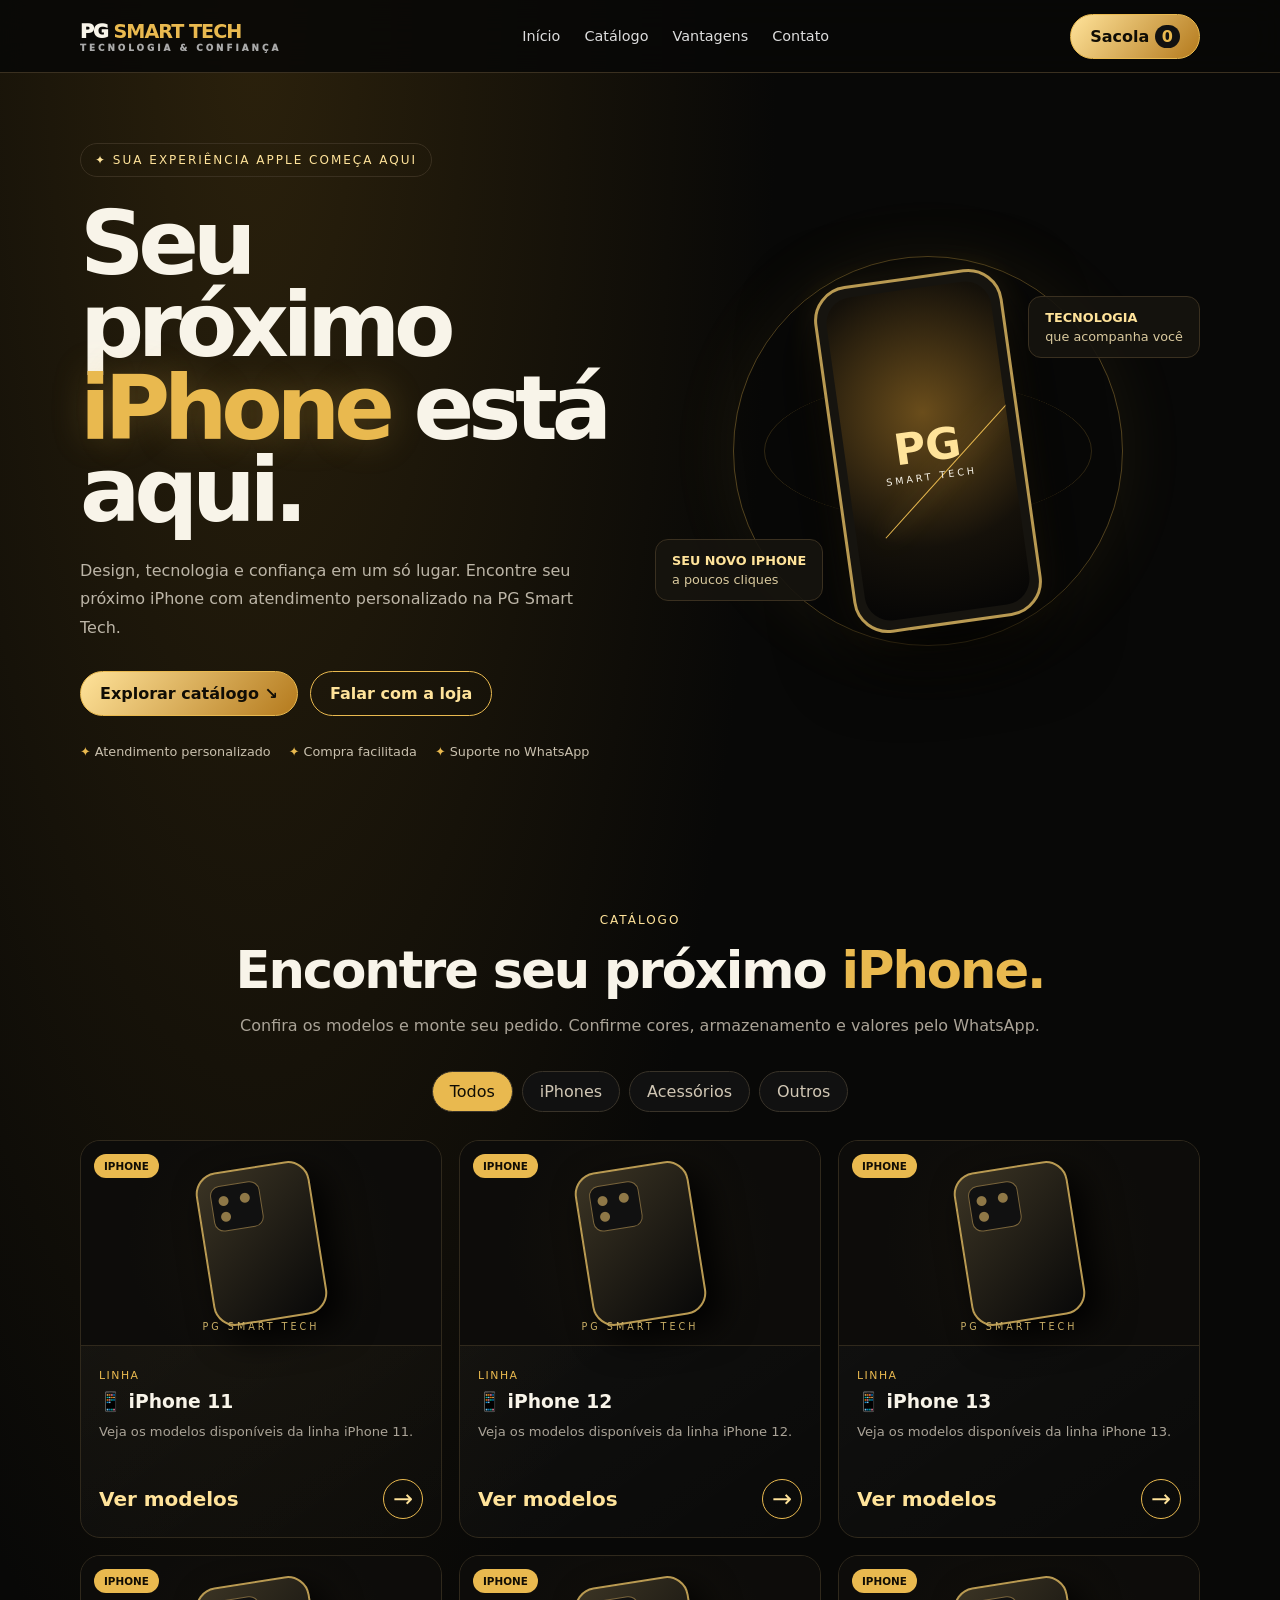
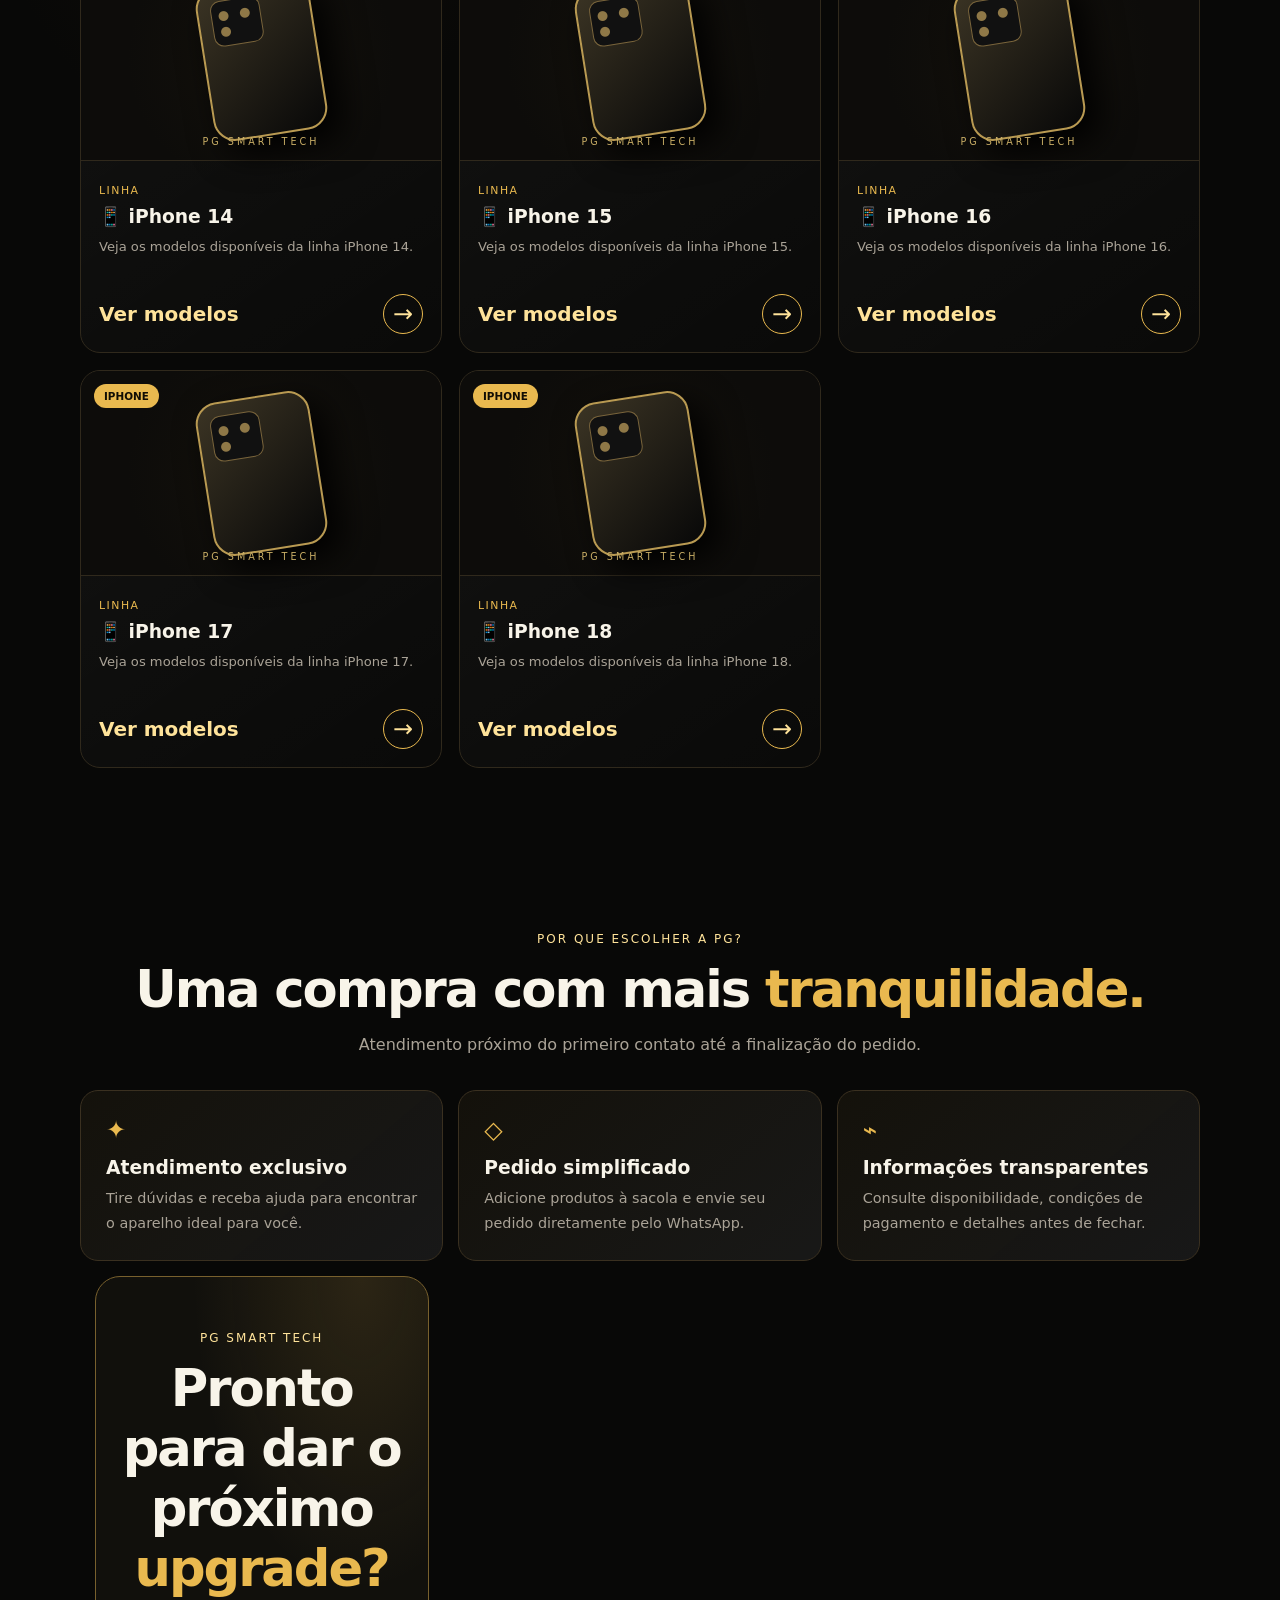
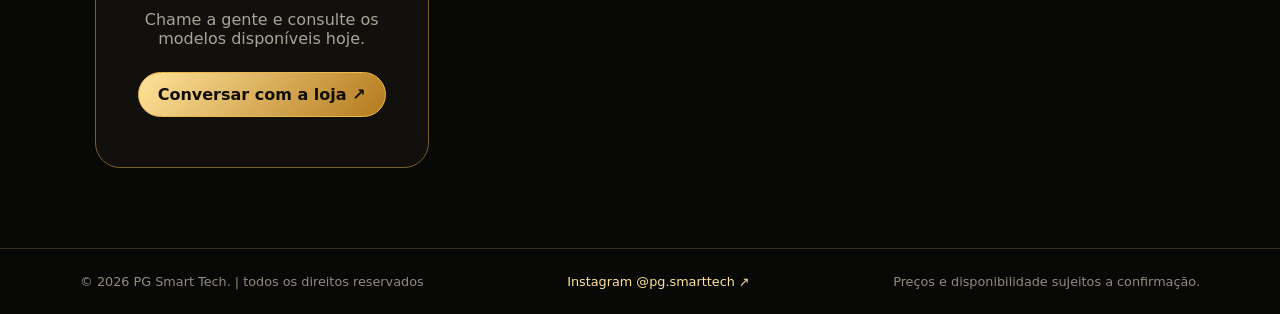
<file: index.html>
<!DOCTYPE html>
<html lang="pt-BR">
<head>
<meta charset="UTF-8">
<meta name="viewport" content="width=device-width,initial-scale=1">
<meta name="theme-color" content="#080808">
<meta name="description" content="Seu próximo iPhone está aqui. Design, tecnologia e confiança em um só lugar. Encontre seu próximo iPhone com atendimento personalizado na PG Smart Tech.">
<link rel="icon" href="favicon.png" type="image/png">
<link rel="stylesheet" href="styles.css">
<title>PG Smart Tech | Seu próximo iPhone</title>

</head>
<body>
    <header>

            <div class="wrap nav">
            <a class="brand" href="#inicio">PG <b>SMART TECH</b><small>TECNOLOGIA & CONFIANÇA</small>
            </a>
        <nav class="links"><a href="#inicio">Início</a>
            <a href="#catalogo">Catálogo</a>
            <a href="#vantagens">Vantagens</a>
            <a href="#contact">Contato</a>
        </nav>
        <button class="cartbtn" id="openCart">Sacola <span id="count">0</span>
        </button>
        </div>
    </header>
    <main>
    <section class="wrap hero" id="inicio">
            <div class="reveal">
                <span class="eyebrow">
                    ✦ Sua experiência Apple começa aqui
                </span>
            <h1>Seu próximo
                <br>
                    <em>
                        iPhone
                    </em>
                    está
                <br>
                    aqui.
            </h1>
            <p>Design,
                tecnologia e confiança em um só lugar.
                Encontre seu próximo iPhone com atendimento personalizado na PG Smart Tech.
            </p>
            <!--menus/ catalogo-->
            <div class="actions">
                <a class="btn" href="#catalogo">
                    Explorar catálogo ↘
                </a>
                <a class="btn secondary"
                href="#contato">
                    Falar com a loja
                </a>
                </div>
                <div class="trust">
                <span>
                    Atendimento personalizado
                </span>
                <span>
                    Compra facilitada
                </span>
                <span>
                    Suporte no WhatsApp
                </span>
            </div>
        </div>

        <div class="visual reveal">
            <div class="orbit"></div>
            <div class="phone">
                <div class="screen">
                    <b>PG</b>
                    <small>SMART TECH</small>
                </div>
            </div>
            <div class="pill p1">
                <b>TECNOLOGIA</b> que acompanha você
            </div>
            <div class="pill p2">
                <b>SEU NOVO IPHONE</b> a poucos cliques
            </div>
        </div>
    </section>

    <section class="section" id="catalogo">
        <div class="wrap">
            <div class="head reveal">
                <span class="kicker">Catálogo</span>
                <h2>Encontre seu próximo 
                    <span style="color:var(--gold)">
                        iPhone.</span></h2>
                <p>Confira os modelos e monte seu pedido. Confirme cores,
                    armazenamento e valores pelo WhatsApp.
                </p>
            </div>
            <div class="filters" id="filters">
                <button class="chip active" data-filter="Todos">Todos</button>
                <button class="chip" data-filter="iPhone">iPhones</button>
                <button class="chip" data-filter="Acessórios">Acessórios</button>
                <button class="chip" data-filter="Outros">Outros</button>
            </div>
            <div class="grid" id="grid"></div>
        </div>
    </section>

    <section class="section" id="vantagens">
        <div class="wrap">
            <div class="head reveal">
                <span class="kicker">
                    Por que escolher a PG?
                </span>
                <h2>
                    Uma compra com mais
                    <span style="color:var(--gold)">
                        tranquilidade.
                    </span>
                </h2>
                <p>Atendimento próximo do primeiro contato até a finalização do pedido.</p>
            </div>
            <div class="benefits">
                <article class="benefit reveal">
                    <strong>✦</strong>
                    <h3>Atendimento exclusivo</h3>
                    <p>Tire dúvidas e receba ajuda para encontrar o aparelho ideal para você.</p>
                </article>
                <article class="benefit reveal">
                    <strong>◇</strong>
                    <h3>Pedido simplificado</h3>
                    <p>Adicione produtos à sacola e envie seu pedido diretamente pelo WhatsApp.</p>
                </article>
                <article class="benefit reveal">
                    <strong>⌁</strong>
                    <h3>Informações transparentes</h3>
                    <p>Consulte disponibilidade, condições de pagamento e detalhes antes de fechar.</p>
                </article>


            <div class="wrap"><div class="cta reveal">
                <span class="kicker">
                    PG Smart Tech
                </span>
                <h2>Pronto para dar o próximo 
                    <span style="color:var(--gold)">
                        upgrade?
                    </span>
                </h2>
                <p>
                    Chame a gente e consulte os modelos disponíveis hoje.
                </p>
                <a class="btn" id="contact" href="https://www.instagram.com/pg.smarttech/"
                    target="_blank" rel="noopener">
                    Conversar com a loja ↗
                </a>
            </div>
        </div>
    </section>
    </main>
    <!--footer-->
    <footer>
        <div class="wrap foot"><span>©
        <span id="year"></span> PG Smart Tech. | todos os direitos reservados</span>
        <a class="social" href="https://www.instagram.com/pg.smarttech/"
            target="_blank" rel="noopener">Instagram @pg.smarttech ↗
        </a>
        <span>Preços e disponibilidade sujeitos a confirmação.</span>
        </div>
    </footer>
<!--sacola-->
    <div class="overlay" id="overlay"></div>
    <aside class="drawer" id="drawer"><div class="drawerhead">
            <h2>
                Sua sacola
            </h2>
            <button class="close" id="close">
                ×
            </button>
        </div>
        <div class="items" id="items">
        </div>
        <div class="bottom">
            <div class="total">
            <span>Total estimado</span>
            <strong id="total">R$ 0,00</strong></div>
            <button class="btn checkout" id="checkout">Finalizar pedido no WhatsApp ↗</button>
            <p class="hint">O pedido será enviado para confirmação. Valores, estoque,
            entrega e pagamento serão confirmados pela loja.
            </p>
        </div>
    </aside>
    <script src="script.js"></script>
</body>
</html>
</file>
<file: styles.css>
:root{
    --bg:#080807;
    --gold:#e9b94f;
    --gold2:#ffe39a;
    --muted:#aaa397;
    --line:#3a3020
}
*{
    box-sizing:border-box;
    margin:0;
    padding:0
}
html{
    scroll-behavior:smooth;
    scroll-padding-top:80px
}

body{
    background:radial-gradient(ellipse at 20% 0,#2b210c 0,transparent 36%),
    #080807;color:#f8f4e9;
    font-family:Inter,system-ui,Arial,sans-serif
}
a{
    color:inherit;
    text-decoration:none
}
button{
    font:inherit;
    cursor:pointer
}
.wrap{
    width:min(1120px,92%);
    margin:auto
}
header{
    position:sticky;top:0;z-index:9;background:#080807d9;backdrop-filter:blur(16px);border-bottom:1px solid #3a3020
}
.nav{
    height:72px;display:flex;
    align-items:center;
    justify-content:space-between;gap:15px
}
.brand{
    font-weight:950;
    font-size:1.2rem;
    letter-spacing:-1px
}
.brand b{
    color:var(--gold)
}
.brand small{
    display:block;font-size:.55rem;
    letter-spacing:3px;
    color:#aaa
}
.links{
    display:flex;gap:24px;color:#ddd;
    font-size:.9rem
}
.btn,.cartbtn{
    border:1px solid var(--gold);border-radius:30px;
    padding:12px 19px;background:linear-gradient(130deg,#ffe39a,#b47a1d);color:#100d05;font-weight:850;display:inline-block;transition:.25s
}.btn:hover,.cartbtn:hover{transform:translateY(-3px);box-shadow:0 0 28px #e9b94f55}.cartbtn span{background:#111;color:var(--gold);border-radius:20px;padding:2px 7px}.hero{min-height:590px;display:grid;grid-template-columns:1fr 1fr;align-items:center;gap:30px;padding:70px 0}.eyebrow,.kicker{color:var(--gold2);letter-spacing:2px;text-transform:uppercase;font-size:.75rem}.eyebrow{border:1px solid var(--line);border-radius:30px;padding:9px 14px;display:inline-block}h1{font-size:clamp(3.2rem,7vw,6.3rem);line-height:.92;letter-spacing:-.07em;margin:25px 0}h1 em{color:var(--gold);font-style:normal;text-shadow:0 0 35px #e9b94f40}.hero p,.sub{color:#bcb5a7;line-height:1.8;max-width:530px}.actions{display:flex;gap:12px;flex-wrap:wrap;margin-top:28px}.secondary{background:transparent;color:var(--gold2);box-shadow:none}.trust{display:flex;gap:18px;flex-wrap:wrap;color:#c9c0ae;font-size:.8rem;margin-top:28px}.trust span:before{content:'✦ ';color:var(--gold)}.visual{height:430px;display:grid;place-items:center;position:relative}.orbit{position:absolute;width:min(390px,90%);aspect-ratio:1;border:1px solid #e9b94f55;border-radius:50%;box-shadow:0 0 70px #e9b94f14;animation:spin 28s linear infinite}.orbit:before{content:'';position:absolute;inset:30px;border:1px solid #e9b94f30;border-radius:50%;transform:rotateX(65deg)}.phone{height:350px;width:190px;border:3px solid #b99a52;border-radius:35px;padding:9px;background:#16140f;transform:rotate(-8deg);box-shadow:0 25px 75px #000,0 0 35px #e9b94f25;animation:float 5s ease-in-out infinite;z-index:1}.screen{height:100%;border-radius:26px;background:radial-gradient(circle at 50% 38%,#6a4d1b,#15110a 62%,#050505);display:grid;place-content:center;text-align:center;position:relative;overflow:hidden}.screen:before{content:'';position:absolute;top:50%;width:150%;height:1px;background:var(--gold);transform:rotate(-40deg);box-shadow:0 0 25px var(--gold)}.screen b{font-size:2.7rem;color:var(--gold2);z-index:1}.screen small{letter-spacing:3px;font-size:.6rem;z-index:1}.pill{position:absolute;background:#17140fe8;border:1px solid var(--line);padding:13px 16px;border-radius:13px;font-size:.8rem;color:#d9c99e;z-index:2}.pill b{display:block;color:var(--gold2);margin-bottom:4px}.p1{right:0;top:60px}.p2{left:0;bottom:65px}.section{padding:80px 0}.head{text-align:center;margin-bottom:32px}.head h2,.cta h2{font-size:clamp(2rem,4vw,3.2rem);letter-spacing:-.04em;margin:12px 0}.head p{color:var(--muted);line-height:1.7}.filters{display:flex;gap:9px;justify-content:center;flex-wrap:wrap;margin-bottom:28px}.chip{border:1px solid #393329;background:#111;color:#d1c7b5;padding:10px 17px;border-radius:30px}.chip.active,.chip:hover{background:var(--gold);color:#100d05}.grid{display:grid;grid-template-columns:repeat(3,1fr);gap:17px}.card{border:1px solid #30291c;border-radius:20px;overflow:hidden;background:linear-gradient(145deg,#ffffff0b,#ffffff02);transition:.3s}.card:hover{transform:translateY(-7px);border-color:#d4a940;box-shadow:0 18px 50px #0008}.art{height:205px;background:radial-gradient(circle,#4c38151c,transparent 65%),#0d0c0a;display:grid;place-items:center;position:relative;border-bottom:1px solid #30291c}.device{width:115px;height:155px;border:2px solid #b99a52;border-radius:22px;background:linear-gradient(140deg,#3b3424,#080808);transform:rotate(-9deg);box-shadow:12px 15px 35px #000;position:relative}.device:before{content:'● ●\A ●';white-space:pre;position:absolute;top:12px;left:12px;line-height:16px;font-size:13px;color:#8f7847;letter-spacing:3px;border:1px solid #79643b;border-radius:10px;padding:6px;background:#111}.tag{position:absolute;top:13px;left:13px;background:var(--gold);color:#110d04;border-radius:30px;padding:6px 10px;font-size:.65rem;font-weight:900}.art small{position:absolute;bottom:13px;color:#c9ae66;letter-spacing:3px;font-size:.6rem}.body{padding:18px}.type{color:var(--gold);font-size:.68rem;letter-spacing:1.5px;text-transform:uppercase}.body h3{margin:8px 0}.desc{color:#aaa397;font-size:.82rem;line-height:1.6;min-height:43px}.price-row{display:flex;align-items:center;justify-content:space-between;margin-top:15px}.price{font-size:1.25rem;color:var(--gold2);font-weight:900}.add{width:40px;height:40px;border:1px solid var(--gold);border-radius:50%;background:transparent;color:var(--gold2);font-size:1.5rem}.add:hover{background:var(--gold);color:#111}.benefits{display:grid;grid-template-columns:repeat(3,1fr);gap:15px}.benefit{border:1px solid var(--line);border-radius:18px;padding:25px;background:linear-gradient(140deg,#e9b94f0d,#fff1)}.benefit strong{font-size:1.5rem;color:var(--gold)}.benefit h3{margin:13px 0 8px}.benefit p{color:var(--muted);line-height:1.7;font-size:.9rem}.cta{padding:50px 25px;text-align:center;border:1px solid #78602d;border-radius:25px;background:radial-gradient(ellipse at 80% 0,#e9b94f20,transparent 45%),#11100c}.cta p{color:var(--muted);margin-bottom:24px}footer{border-top:1px solid var(--line);padding:25px 0;color:#938b7c;font-size:.8rem}.foot{display:flex;justify-content:space-between;gap:15px;flex-wrap:wrap}.social{color:var(--gold2)}.overlay{position:fixed;inset:0;background:#000a;z-index:19;display:none}.overlay.show{display:block}.drawer{position:fixed;z-index:20;right:0;top:0;height:100dvh;width:min(430px,100%);background:#100f0b;border-left:1px solid var(--line);padding:24px;transform:translateX(105%);transition:.3s;display:flex;flex-direction:column}.drawer.open{transform:translateX(0)}.drawerhead{display:flex;justify-content:space-between;padding-bottom:18px;border-bottom:1px solid var(--line)}.close{background:none;border:0;color:#fff;font-size:1.8rem}.items{flex:1;overflow:auto;padding:12px 0}.line{display:flex;justify-content:space-between;gap:12px;padding:14px 0;border-bottom:1px solid #30291c}.line small{display:block;color:var(--muted);margin-top:5px}.qty{display:flex;align-items:center;gap:9px}.qty button{border:1px solid var(--line);background:#19160f;color:var(--gold);border-radius:50%;width:27px;height:27px}.bottom{border-top:1px solid var(--line);padding-top:18px}.total{display:flex;justify-content:space-between;font-weight:900;margin-bottom:15px}.total strong{color:var(--gold2)}.checkout{width:100%;border:0}.hint{font-size:.72rem;color:#938b7c;line-height:1.5;margin-top:10px}.reveal{opacity:0;transform:translateY(22px);transition:.7s}.reveal.visible{opacity:1;transform:none}@keyframes float{50%{transform:translateY(-14px) rotate(-5deg)}}@keyframes spin{to{transform:rotate(360deg)}}@media(max-width:800px){.hero{grid-template-columns:1fr;text-align:center;padding:55px 0}.hero p{margin:auto}.actions,.trust{justify-content:center}.visual{height:380px}.grid{grid-template-columns:repeat(2,1fr)}.links a:nth-child(2){display:none}}@media(max-width:540px){.links{display:none}.nav{height:65px}.hero{gap:10px}.visual{height:330px}.phone{transform:scale(.85) rotate(-8deg)}.p1{right:-3px;top:40px}.p2{left:-3px;bottom:45px}.section{padding:60px 0}.grid{gap:10px}.art{height:160px}.device{transform:scale(.85) rotate(-9deg)}.body{padding:12px}.body h3{font-size:.95rem}.desc{font-size:.75rem;min-height:56px}.price{font-size:1rem}.add{width:35px;height:35px}.benefits{grid-template-columns:1fr}}@media(prefers-reduced-motion:reduce){*{animation:none!important;scroll-behavior:auto!important;transition:none!important}.reveal{opacity:1;transform:none}}
</file>
